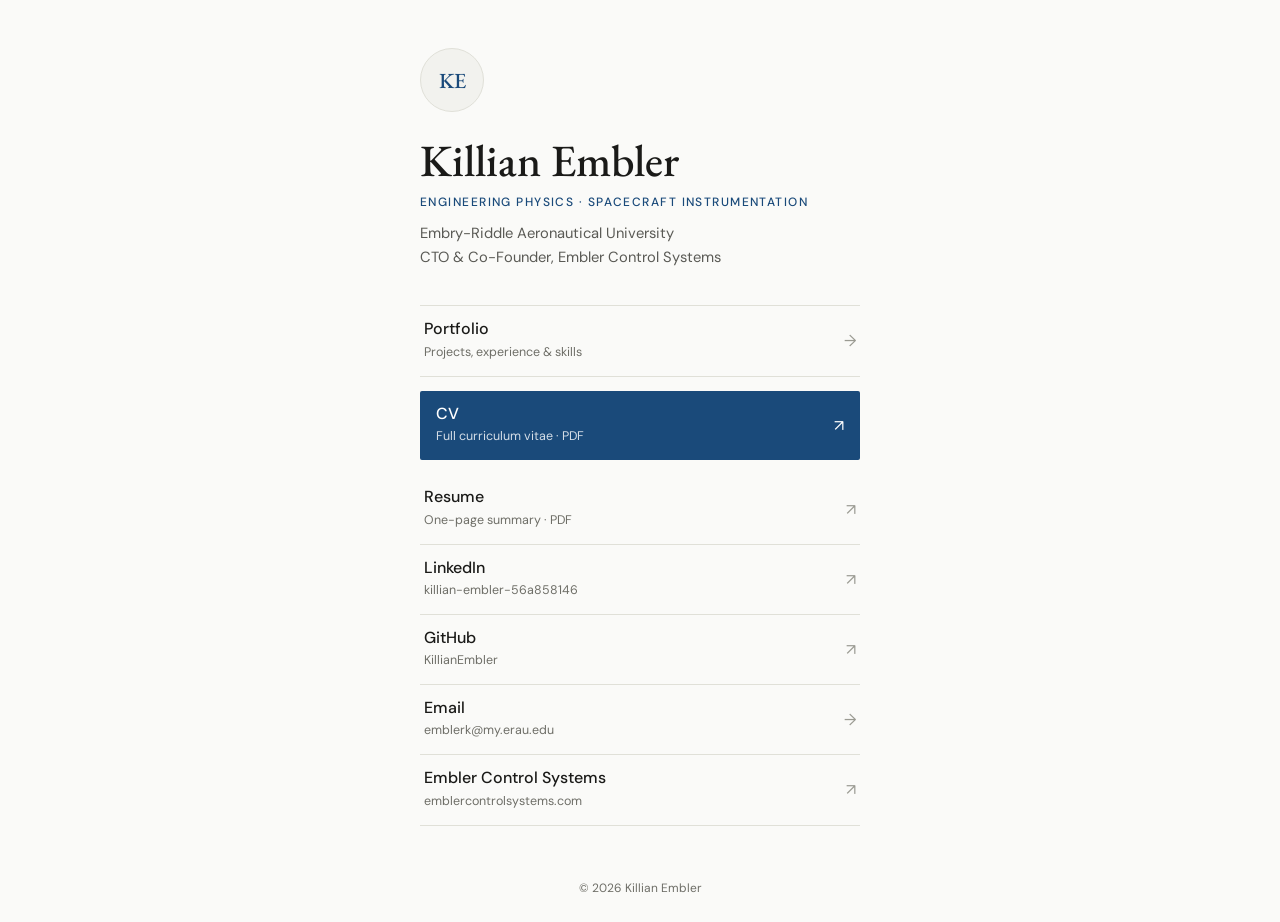
<file: anteroom.html>
<!DOCTYPE html>
<html lang="en">
<head>
  <meta charset="UTF-8">
  <meta name="viewport" content="width=device-width, initial-scale=1, viewport-fit=cover">
  <title>Killian Embler | Links</title>
  <meta name="description" content="Links for Killian Embler: portfolio, LinkedIn, GitHub, CV, and Embler Control Systems.">
  <meta name="theme-color" content="#fafaf8">
  <meta property="og:type" content="website">
  <meta property="og:title" content="Killian Embler | Links">
  <meta property="og:description" content="Portfolio, LinkedIn, GitHub, CV, and Embler Control Systems.">
  <meta property="og:url" content="https://killianembler.github.io/anteroom.html">
  <link rel="icon" href="data:image/svg+xml,%3Csvg xmlns='http://www.w3.org/2000/svg' viewBox='0 0 32 32'%3E%3Crect width='32' height='32' rx='6' fill='%231a4a7a'/%3E%3Ctext x='16' y='22' font-family='Georgia,serif' font-size='17' text-anchor='middle' fill='white'%3EKE%3C/text%3E%3C/svg%3E">
  <link rel="preconnect" href="https://fonts.googleapis.com">
  <link rel="preconnect" href="https://fonts.gstatic.com" crossorigin>
  <link href="https://fonts.googleapis.com/css2?family=EB+Garamond:ital,wght@0,400;0,500;0,600;1,400&amp;family=DM+Sans:wght@300;400;500&amp;display=swap" rel="stylesheet">
  <link rel="stylesheet" href="styles.css">
</head>
<body class="ante">

<main class="ante-main">
  <div class="ante-card">
    <!-- PHOTO PLACEHOLDER: swap this div for
         <img class="monogram" src="images/portrait.jpg" alt="Killian Embler" style="object-fit:cover"> -->
    <div class="monogram" aria-hidden="true">KE</div>

    <h1>Killian Embler</h1>
    <p class="ante-tag">Engineering Physics · Spacecraft Instrumentation</p>
    <p class="ante-sub">Embry-Riddle Aeronautical University<br>CTO &amp; Co-Founder, Embler Control Systems</p>

    <ul class="ante-links">
      <li>
        <a href="index.html">
          <span><span class="ante-label">Portfolio</span><span class="ante-hint">Projects, experience &amp; skills</span></span>
          <span class="ante-arrow" aria-hidden="true">→</span>
        </a>
      </li>
      <li>
        <a class="ante-primary" href="Killian_Embler_CV_Fall26.pdf" target="_blank" rel="noopener">
          <span><span class="ante-label">CV</span><span class="ante-hint">Full curriculum vitae · PDF</span></span>
          <span class="ante-arrow" aria-hidden="true">↗</span>
        </a>
      </li>
      <li>
        <a href="Killian_Embler_Resume_Fall26.pdf" target="_blank" rel="noopener">
          <span><span class="ante-label">Resume</span><span class="ante-hint">One-page summary · PDF</span></span>
          <span class="ante-arrow" aria-hidden="true">↗</span>
        </a>
      </li>
      <li>
        <a href="https://www.linkedin.com/in/killian-embler-56a858146" target="_blank" rel="noopener">
          <span><span class="ante-label">LinkedIn</span><span class="ante-hint">killian-embler-56a858146</span></span>
          <span class="ante-arrow" aria-hidden="true">↗</span>
        </a>
      </li>
      <li>
        <a href="https://github.com/KillianEmbler" target="_blank" rel="noopener">
          <span><span class="ante-label">GitHub</span><span class="ante-hint">KillianEmbler</span></span>
          <span class="ante-arrow" aria-hidden="true">↗</span>
        </a>
      </li>
      <li>
        <a href="mailto:emblerk&#64;my.erau.edu">
          <span><span class="ante-label">Email</span><span class="ante-hint">emblerk&#64;my.erau.edu</span></span>
          <span class="ante-arrow" aria-hidden="true">→</span>
        </a>
      </li>
      <li>
        <a href="https://emblercontrolsystems.com" target="_blank" rel="noopener">
          <span><span class="ante-label">Embler Control Systems</span><span class="ante-hint">emblercontrolsystems.com</span></span>
          <span class="ante-arrow" aria-hidden="true">↗</span>
        </a>
      </li>
    </ul>
  </div>
</main>

<footer class="ante-foot">© 2026 Killian Embler</footer>

</body>
</html>
</file>
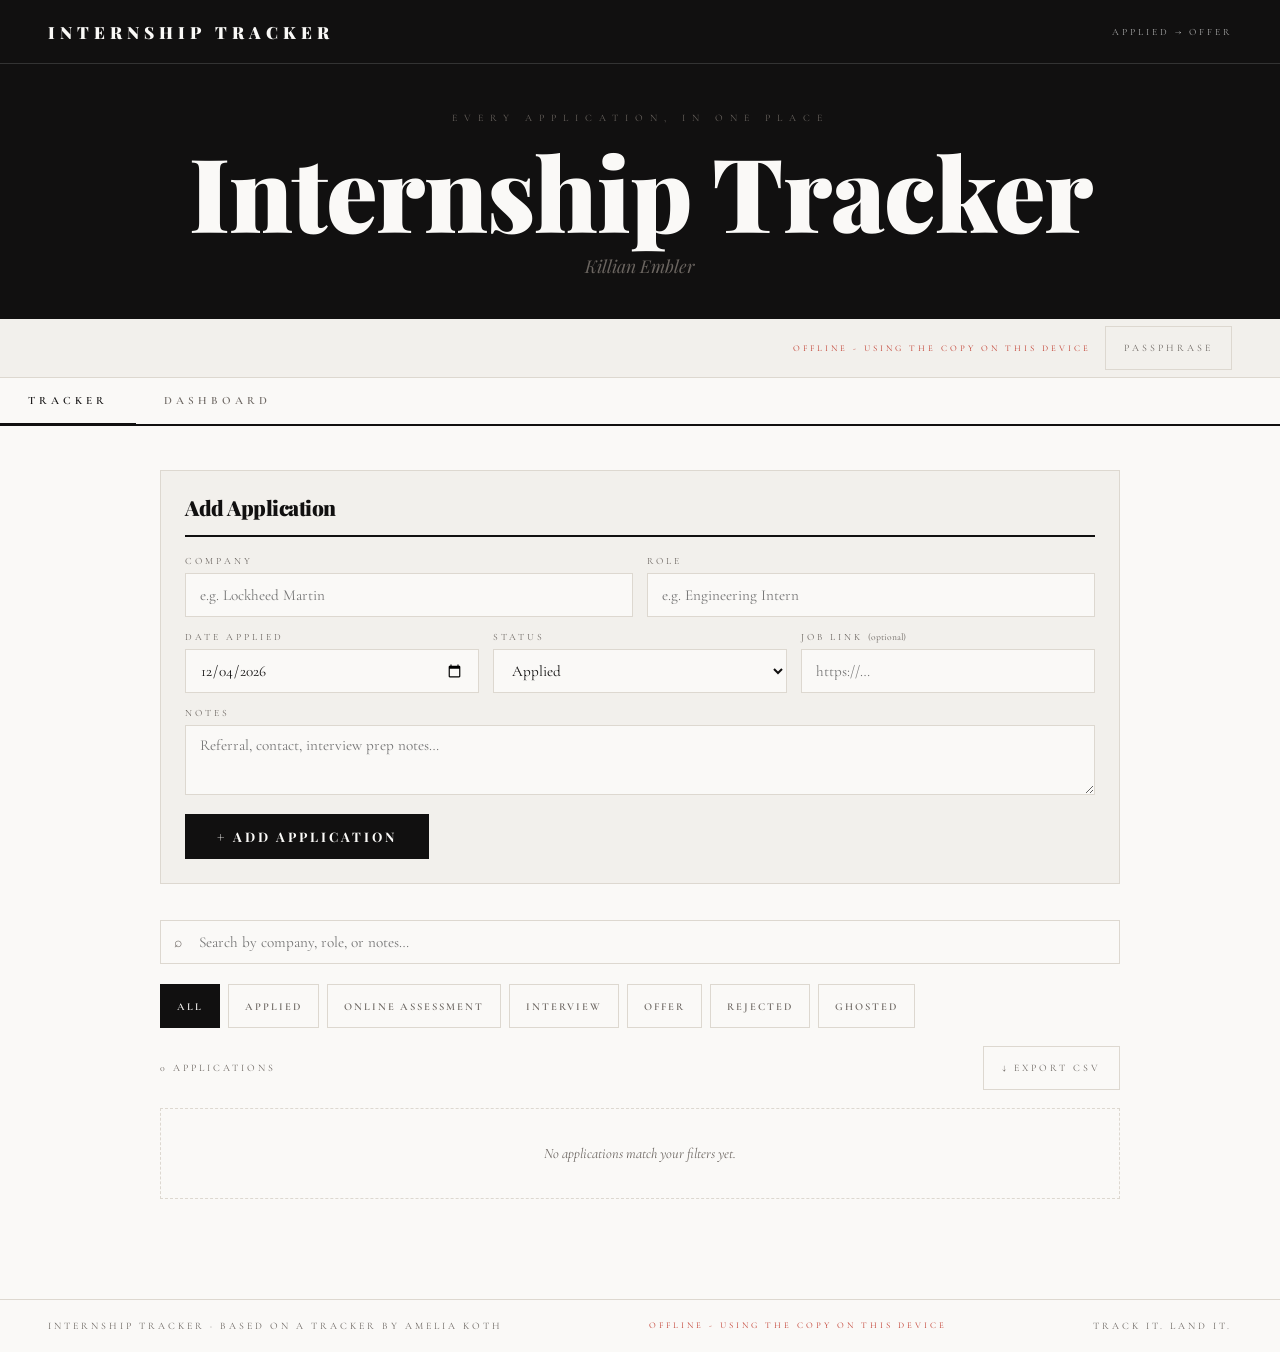
<file: internship-tracker.html>
<!DOCTYPE html>
<html lang="en">
<head>
<meta charset="UTF-8"/>
<meta name="viewport" content="width=device-width, initial-scale=1.0"/>
<title>Internship Tracker</title>
<meta name="robots" content="noindex, nofollow, noarchive"/>
<meta name="theme-color" content="#111010"/>
<meta name="apple-mobile-web-app-capable" content="yes"/>
<meta name="apple-mobile-web-app-title" content="Tracker"/>
<meta name="apple-mobile-web-app-status-bar-style" content="black"/>
<link rel="icon" href="data:image/svg+xml,%3Csvg xmlns='http://www.w3.org/2000/svg' viewBox='0 0 32 32'%3E%3Crect width='32' height='32' rx='6' fill='%23111010'/%3E%3Ctext x='16' y='22' font-family='Georgia,serif' font-size='17' text-anchor='middle' fill='white'%3ET%3C/text%3E%3C/svg%3E"/>
<link rel="preconnect" href="https://fonts.googleapis.com">
<link href="https://fonts.googleapis.com/css2?family=Playfair+Display:ital,wght@0,700;0,900;1,700;1,900&family=Cormorant+Garamond:wght@300;400;600&display=swap" rel="stylesheet">
<style>
  *,*::before,*::after{box-sizing:border-box;margin:0;padding:0;}
  :root{--black:#111010;--white:#faf9f7;--off:#f2f0ec;--mid:#6b6560;--border:#ddd8d0;}
  html{scroll-behavior:smooth;}
  body{background:var(--white);color:var(--black);font-family:'Cormorant Garamond',serif;}
  button,select,a{cursor:pointer;}
  input,textarea{cursor:text;}

  /* NAV */
  nav{position:fixed;top:0;left:0;right:0;z-index:100;display:flex;justify-content:space-between;align-items:center;padding:0 48px;height:64px;background:var(--black);border-bottom:1px solid #333;}
  .nav-logo{font-family:'Playfair Display',serif;font-weight:900;font-size:1.05rem;letter-spacing:5px;color:var(--white);text-decoration:none;text-transform:uppercase;}
  .nav-sub{font-size:.6rem;letter-spacing:3px;text-transform:uppercase;color:#aaa;}

  /* PAGE HEADER */
  .page-header{padding-top:64px;background:var(--black);text-align:center;padding-bottom:40px;border-bottom:2px solid var(--black);}
  .page-eyebrow{font-size:.62rem;letter-spacing:7px;color:var(--mid);text-transform:uppercase;margin-top:48px;margin-bottom:16px;}
  .page-title{font-family:'Playfair Display',serif;font-weight:900;font-size:clamp(2.6rem,8vw,6.5rem);color:var(--white);letter-spacing:-1px;line-height:1;}
  .page-sub{font-family:'Playfair Display',serif;font-style:italic;font-size:1.1rem;color:var(--mid);margin-top:12px;}

  /* SYNC BAR */
  .sync-bar{background:var(--off);border-bottom:1px solid var(--border);padding:7px 48px;display:flex;justify-content:flex-end;align-items:center;gap:14px;flex-wrap:wrap;}
  .sync-btn{min-height:32px;padding:4px 12px;font-size:.55rem;}
  .sync-status{font-size:.55rem;letter-spacing:3px;text-transform:uppercase;color:var(--mid);}
  .sync-status.ok{color:#3a8a5a;}
  .sync-status.err{color:#c0392b;}

  /* TAB BAR */
  .tab-bar{display:flex;border-bottom:2px solid var(--black);background:var(--white);position:sticky;top:64px;z-index:50;flex-wrap:wrap;}
  .tab{font-family:'Cormorant Garamond',serif;font-size:.7rem;font-weight:600;letter-spacing:4px;text-transform:uppercase;padding:16px 28px;border:none;background:none;color:var(--mid);border-bottom:3px solid transparent;margin-bottom:-2px;transition:all .2s;min-height:44px;}
  .tab.active{color:var(--black);border-bottom-color:var(--black);}
  .tab:hover{color:var(--black);}

  .wrap{max-width:1040px;margin:0 auto;padding:44px 40px 100px;}
  .tab-panel{display:none;}
  .tab-panel.active{display:block;}

  /* SECTION HEADER */
  .sec-hdr{display:flex;align-items:baseline;justify-content:space-between;gap:12px;flex-wrap:wrap;margin-bottom:24px;padding-bottom:14px;border-bottom:2px solid var(--black);}
  .sec-title{font-family:'Playfair Display',serif;font-weight:900;font-size:1.9rem;letter-spacing:-.5px;}
  .sec-tag{font-size:.58rem;letter-spacing:4px;text-transform:uppercase;color:var(--mid);}

  /* SEARCH */
  .search-row{margin-bottom:20px;position:relative;}
  .search-row input.f{padding-left:38px;}
  .search-icon{position:absolute;left:14px;top:50%;transform:translateY(-50%);font-size:.9rem;color:var(--mid);pointer-events:none;}

  /* PILL ROWS */
  .pill-row{display:flex;flex-wrap:wrap;gap:8px;margin-bottom:18px;}
  .status-pill{padding:9px 16px;min-height:44px;display:inline-flex;align-items:center;font-family:'Cormorant Garamond',serif;font-size:.66rem;font-weight:600;letter-spacing:2px;text-transform:uppercase;border:1.5px solid var(--border);color:var(--mid);background:var(--white);transition:all .2s;}
  .status-pill:hover{border-color:var(--black);color:var(--black);}
  .status-pill.active{background:var(--black);color:var(--white);border-color:var(--black);}

  .status-badge{font-size:.56rem;letter-spacing:2px;text-transform:uppercase;padding:4px 10px;background:var(--st-color);color:var(--white);font-weight:600;white-space:nowrap;}

  /* FORM */
  .form-card{border:1px solid var(--border);background:var(--off);padding:22px 24px 24px;margin-bottom:36px;}
  .form-grid{display:grid;grid-template-columns:1fr 1fr;gap:14px;margin-bottom:14px;}
  .form-grid-2{display:grid;grid-template-columns:1fr 1fr 1fr;gap:14px;margin-bottom:14px;}
  .form-full{margin-bottom:14px;}
  .field-label{font-size:.6rem;letter-spacing:3px;text-transform:uppercase;color:var(--mid);margin-bottom:6px;display:block;}
  input.f,textarea.f,select.f{width:100%;min-height:44px;border:1px solid var(--border);padding:10px 14px;font-family:'Cormorant Garamond',serif;font-size:.95rem;background:var(--white);outline:none;transition:border-color .2s;color:var(--black);}
  input.f:focus,textarea.f:focus,select.f:focus{border-color:var(--black);}
  textarea.f{resize:vertical;min-height:70px;}

  .btn-primary{border:2px solid var(--black);background:var(--black);color:var(--white);padding:12px 30px;min-height:44px;font-family:'Playfair Display',serif;font-size:.82rem;font-weight:700;letter-spacing:3px;text-transform:uppercase;transition:all .2s;}
  .btn-primary:hover{background:var(--white);color:var(--black);}
  .btn-ghost{background:none;border:1px solid var(--border);font-size:.62rem;letter-spacing:3px;text-transform:uppercase;color:var(--mid);padding:10px 18px;min-height:44px;font-family:'Cormorant Garamond',serif;transition:all .2s;}
  .btn-ghost:hover{border-color:var(--black);color:var(--black);}

  /* LIST HEADER */
  .list-hdr{display:flex;align-items:center;justify-content:space-between;gap:12px;flex-wrap:wrap;margin-bottom:18px;}
  .list-count{font-size:.62rem;letter-spacing:3px;text-transform:uppercase;color:var(--mid);}

  /* CARD LIST */
  .card-list{display:flex;flex-direction:column;gap:14px;}
  .empty{border:1px dashed var(--border);padding:36px 20px;text-align:center;font-size:.9rem;color:var(--mid);font-style:italic;}
  .app-card{border:1px solid var(--border);background:var(--white);position:relative;}
  .app-card-bar{position:absolute;top:0;left:0;bottom:0;width:4px;background:var(--st-color);}
  .card-main{display:flex;align-items:flex-start;justify-content:space-between;gap:16px;padding:18px 20px 8px 24px;flex-wrap:wrap;}
  .card-id{flex:1;min-width:200px;}
  .card-company{font-family:'Playfair Display',serif;font-weight:700;font-size:1.1rem;line-height:1.25;}
  .card-role{font-size:.85rem;color:var(--mid);margin-top:2px;}
  .card-badges{display:flex;gap:8px;align-items:center;flex-wrap:wrap;}
  .card-actions{display:flex;gap:6px;flex-shrink:0;}
  .icon-btn{width:44px;height:44px;display:flex;align-items:center;justify-content:center;background:none;border:1px solid var(--border);color:var(--mid);font-size:.85rem;transition:all .2s;flex-shrink:0;}
  .icon-btn:hover{border-color:var(--black);color:var(--black);}
  .card-meta-row{display:flex;gap:16px;flex-wrap:wrap;padding:0 20px 10px 24px;}
  .card-meta-row span{font-size:.65rem;letter-spacing:2px;text-transform:uppercase;color:var(--mid);}
  .card-note{padding:0 20px 16px 24px;font-size:.85rem;color:var(--mid);font-style:italic;line-height:1.55;}
  .card-link{padding:0 20px 16px 24px;}
  .card-link a{font-size:.72rem;letter-spacing:1px;color:var(--black);text-decoration:underline;word-break:break-all;}
  .status-row{display:grid;grid-template-columns:repeat(auto-fit,minmax(118px,1fr));gap:6px;padding:14px 20px 14px 24px;border-top:1px solid var(--border);background:var(--off);}
  .status-btn{min-height:44px;display:flex;align-items:center;justify-content:center;text-align:center;line-height:1.25;border:1px solid var(--border);background:var(--white);color:var(--mid);font-family:'Cormorant Garamond',serif;font-size:.6rem;font-weight:600;letter-spacing:1.5px;text-transform:uppercase;padding:6px 8px;transition:all .2s;}
  .status-btn:hover{border-color:var(--black);color:var(--black);}
  .status-btn.active{background:var(--st-btn-color);color:var(--white);border-color:var(--st-btn-color);}

  /* MODAL */
  .modal-bg{display:none;position:fixed;inset:0;background:rgba(0,0,0,.6);z-index:200;align-items:center;justify-content:center;padding:20px;}
  .modal-bg.open{display:flex;}
  .modal{background:var(--white);border:1px solid var(--black);padding:30px;max-width:460px;width:100%;max-height:90vh;overflow-y:auto;}
  .modal h3{font-family:'Playfair Display',serif;font-size:1.4rem;margin-bottom:18px;}
  .modal label{display:block;font-size:.58rem;letter-spacing:3px;text-transform:uppercase;color:var(--mid);margin:12px 0 5px;}
  .modal input,.modal select,.modal textarea{width:100%;min-height:44px;border:1px solid var(--border);padding:10px 14px;font-family:'Cormorant Garamond',serif;font-size:.95rem;background:var(--off);outline:none;}
  .modal textarea{min-height:70px;resize:vertical;}
  .modal input:focus,.modal select:focus,.modal textarea:focus{border-color:var(--black);background:var(--white);}
  .modal-note{font-size:.92rem;color:var(--mid);line-height:1.5;margin-bottom:8px;}
  .modal-note.warn{color:#c0392b;}
  .modal-btns{display:flex;margin-top:22px;gap:0;}
  .modal-btns button{flex:1;min-height:48px;padding:12px;font-family:'Playfair Display',serif;font-size:.8rem;font-weight:700;letter-spacing:2px;text-transform:uppercase;border:1px solid var(--black);transition:all .2s;}
  .mbtn-save{background:var(--black);color:var(--white);}
  .mbtn-save:hover{background:var(--mid);}
  .mbtn-cancel{background:var(--white);color:var(--black);border-left:none;}
  .mbtn-cancel:hover{background:var(--off);}

  /* DASHBOARD */
  .stats-strip{display:flex;flex-wrap:wrap;border-top:1px solid var(--border);border-left:1px solid var(--border);margin-bottom:44px;}
  .stat-tile{flex:1;min-width:130px;text-align:center;padding:22px 10px;border-right:1px solid var(--border);border-bottom:1px solid var(--border);}
  .stat-tile-val{font-family:'Playfair Display',serif;font-weight:900;font-size:2rem;line-height:1;}
  .stat-tile-lbl{font-size:.55rem;letter-spacing:3px;text-transform:uppercase;color:var(--mid);margin-top:6px;}

  .breakdown-block{margin-bottom:44px;}
  .stat-row{display:flex;align-items:center;gap:14px;margin-bottom:12px;flex-wrap:wrap;}
  .stat-label{width:100%;max-width:180px;font-size:.62rem;letter-spacing:2px;text-transform:uppercase;color:var(--black);flex-shrink:0;}
  .stat-bar-track{flex:1;min-width:120px;height:10px;background:var(--off);border:1px solid var(--border);}
  .stat-bar-fill{height:100%;}
  .stat-val{min-width:90px;text-align:right;font-family:'Playfair Display',serif;font-weight:700;font-size:.85rem;flex-shrink:0;}

  .week-chart-wrap{overflow-x:auto;padding-bottom:6px;}
  .week-chart{display:flex;align-items:flex-end;gap:8px;height:180px;border-bottom:2px solid var(--black);min-width:min-content;padding:0 4px;}
  .week-bar-col{display:flex;flex-direction:column;align-items:center;justify-content:flex-end;min-width:38px;height:100%;flex-shrink:0;}
  .week-bar-val{font-size:.62rem;font-weight:700;margin-bottom:4px;color:var(--black);}
  .week-bar{width:22px;background:var(--black);min-height:2px;transition:height .3s;}
  .week-labels{display:flex;gap:8px;padding:8px 4px 0;min-width:min-content;}
  .week-lbl{min-width:38px;flex-shrink:0;text-align:center;font-size:.52rem;letter-spacing:1px;color:var(--mid);white-space:nowrap;}

  footer{border-top:1px solid var(--border);padding:20px 48px;display:flex;justify-content:space-between;flex-wrap:wrap;gap:8px;}
  footer span{font-size:.62rem;letter-spacing:3px;text-transform:uppercase;color:var(--mid);}

  @media(max-width:600px){
    nav{padding:0 16px;}
    .nav-sub{display:none;}
    .page-header{padding-bottom:28px;}
    .sync-bar{padding:7px 16px;}
    .wrap{padding:26px 16px 80px;}
    .form-grid,.form-grid-2{grid-template-columns:1fr;}
    .form-card{padding:18px 16px 20px;}
    .card-main{padding:16px 14px 6px 18px;}
    .card-meta-row{padding:0 14px 8px 18px;}
    .card-note{padding:0 14px 14px 18px;}
    .card-link{padding:0 14px 14px 18px;}
    .status-row{grid-template-columns:repeat(2,1fr);padding:12px 14px 12px 18px;}
    .btn-primary{width:100%;}
    footer{padding:18px 16px;flex-direction:column;text-align:center;}
    .stat-label{max-width:none;}
    input.f,textarea.f,select.f,.modal input,.modal select,.modal textarea{font-size:16px;}
  }
</style>
</head>
<body>

<nav>
  <span class="nav-logo">Internship Tracker</span>
  <span class="nav-sub">Applied → Offer</span>
</nav>

<div class="page-header">
  <div class="page-eyebrow">Every Application, In One Place</div>
  <h1 class="page-title">Internship Tracker</h1>
  <div class="page-sub">Killian Embler</div>
</div>

<div class="sync-bar"><span class="sync-status" id="sync-status">Loading…</span><button class="btn-ghost sync-btn" id="pass-btn" style="display:none" onclick="openPassModal('change')">Passphrase</button></div>

<div class="tab-bar">
  <button class="tab active" onclick="switchTab('tracker',this)">Tracker</button>
  <button class="tab" onclick="switchTab('dashboard',this)">Dashboard</button>
</div>

<div class="wrap">

  <!-- TRACKER -->
  <div class="tab-panel active" id="panel-tracker">

    <!-- ADD FORM -->
    <div class="form-card">
      <div class="sec-hdr" style="margin-bottom:18px;">
        <div class="sec-title" style="font-size:1.3rem;">Add Application</div>
      </div>
      <div class="form-grid">
        <div><label class="field-label">Company</label><input
    class="f" id="a-company" type="text" placeholder="e.g. Lockheed Martin"/></div>
        <div><label class="field-label">Role</label><input class="f" id="a-role" type="text" placeholder="e.g. Engineering Intern"/></div>
      </div>
      <div class="form-grid-2">
        <div><label class="field-label">Date Applied</label><input class="f" id="a-date" type="date"/></div>
        <div><label class="field-label">Status</label>
          <select class="f" id="a-status"></select>
        </div>
        <div><label class="field-label">Job Link <span style="text-transform:none;letter-spacing:0;">(optional)</span></label><input class="f" id="a-link" type="url" placeholder="https://…"/></div>
      </div>
      <div class="form-full"><label class="field-label">Notes</label><textarea class="f" id="a-notes" placeholder="Referral, contact, interview prep notes…"></textarea></div>
      <button class="btn-primary" onclick="addApp()">+ Add Application</button>
    </div>

    <!-- SEARCH -->
    <div class="search-row">
      <span class="search-icon">&#8981;</span>
      <input class="f" id="search-box" type="text" placeholder="Search by company, role, or notes…" oninput="renderApps()"/>
    </div>

    <!-- STATUS FILTER -->
    <div class="pill-row" id="status-filter-row"></div>

    <div class="list-hdr">
      <div class="list-count" id="list-count">0 applications</div>
      <button class="btn-ghost" onclick="exportCSV()">↓ Export CSV</button>
    </div>

    <div class="card-list" id="card-list"></div>
  </div>

  <!-- DASHBOARD -->
  <div class="tab-panel" id="panel-dashboard">
    <div class="sec-hdr">
      <div class="sec-title">Dashboard</div>
      <div class="sec-tag">Your Pipeline, At A Glance</div>
    </div>

    <div class="stats-strip" id="stats-strip"></div>

    <div class="breakdown-block">
      <div class="sec-hdr" style="border-bottom:1px solid var(--border);margin-bottom:18px;padding-bottom:10px;">
        <div class="sec-title" style="font-size:1.2rem;">Status Breakdown</div>
      </div>
      <div id="status-breakdown"></div>
    </div>

    <div class="breakdown-block">
      <div class="sec-hdr" style="border-bottom:1px solid var(--border);margin-bottom:18px;padding-bottom:10px;">
        <div class="sec-title" style="font-size:1.2rem;">Applications Per Week</div>
      </div>
      <div id="week-chart-holder"></div>
    </div>
  </div>

</div>

<!-- EDIT MODAL -->
<div class="modal-bg" id="modal-bg">
  <div class="modal">
    <h3>Edit Application</h3>
    <input type="hidden" id="e-id"/>
    <label>Company</label><input id="e-company" type="text"/>
    <label>Role</label><input id="e-role" type="text"/>
    <label>Date Applied</label><input id="e-date" type="date"/>
    <label>Status</label><select id="e-status"></select>
    <label>Job Link</label><input id="e-link" type="url"/>
    <label>Notes</label><textarea id="e-notes"></textarea>
    <div class="modal-btns">
      <button class="mbtn-save" onclick="saveEdit()">Save</button>
      <button class="mbtn-cancel" onclick="closeModal()">Cancel</button>
    </div>
  </div>
</div>

<!-- PASSPHRASE MODAL -->
<div class="modal-bg" id="pass-bg">
  <div class="modal">
    <h3>Cloud Passphrase</h3>
    <p class="modal-note" id="p-msg"></p>
    <label for="p-input">Passphrase</label>
    <input id="p-input" type="password" autocomplete="off" autocapitalize="off" autocorrect="off" spellcheck="false" placeholder="At least 8 characters"/>
    <p class="modal-note" style="margin-top:12px;">Your applications are encrypted on this device before they are uploaded, so the cloud copy is unreadable without this passphrase. Use the same passphrase on every device. If you forget it, the cloud copy cannot be recovered (your devices keep their local copies).</p>
    <div class="modal-btns">
      <button class="mbtn-save" onclick="savePass()">Save</button>
      <button class="mbtn-cancel" onclick="closePassModal()">Not now</button>
    </div>
    <button class="btn-ghost" id="p-reset" style="display:none;margin-top:14px;width:100%;" onclick="resetCloud()">Replace cloud data with this device</button>
  </div>
</div>

<footer>
  <span>Internship Tracker · based on a tracker by Amelia Koth</span>
  <span class="sync-status" id="footer-sync"></span>
  <span>Track It. Land It.</span>
</footer>

<script src="tracker-config.js"></script>
<script>
/* ══════════════ CLOUD SYNC (JSONBin.io, encrypted) ══════════════ */
/* Settings live in config.js. Applications are encrypted in this browser with
   your passphrase (AES-GCM) before upload, so the bin only ever holds ciphertext. */
var CFG = window.TRACKER_CONFIG || {};
var JSONBIN_KEY = CFG.key || '';
var JSONBIN_ID  = CFG.binId || '';
var KEY_HEADER  = CFG.keyType === 'master' ? 'X-Master-Key' : 'X-Access-Key';
var BIN_URL     = 'https://api.jsonbin.io/v3/b/' + JSONBIN_ID;
var PASS_STORE  = 'tracker_passphrase';
var cloudReady  = false;   // true only after the cloud copy was read (and unlocked) successfully
var syncChain   = Promise.resolve();

function cloudConfigured() { return !!(JSONBIN_KEY && JSONBIN_ID); }
function hasCrypto() { return !!(window.crypto && window.crypto.subtle); }
function authHeaders(json) { var h = {}; h[KEY_HEADER] = JSONBIN_KEY; if (json) h['Content-Type'] = 'application/json'; return h; }
function getPass() { try { return localStorage.getItem(PASS_STORE) || ''; } catch(e) { return ''; } }
function putPass(p) { try { localStorage.setItem(PASS_STORE, p); } catch(e) {} }

function toB64(buf) { var b = new Uint8Array(buf), s = ''; for (var i = 0; i < b.length; i++) s += String.fromCharCode(b[i]); return btoa(s); }
function fromB64(str) { var s = atob(str), b = new Uint8Array(s.length); for (var i = 0; i < s.length; i++) b[i] = s.charCodeAt(i); return b; }

async function deriveKey(pass, salt) {
  var km = await crypto.subtle.importKey('raw', new TextEncoder().encode(pass), 'PBKDF2', false, ['deriveKey']);
  return crypto.subtle.deriveKey({ name:'PBKDF2', salt:salt, iterations:250000, hash:'SHA-256' }, km, { name:'AES-GCM', length:256 }, false, ['encrypt','decrypt']);
}
async function encryptJSON(obj, pass) {
  var salt = crypto.getRandomValues(new Uint8Array(16));
  var iv = crypto.getRandomValues(new Uint8Array(12));
  var key = await deriveKey(pass, salt);
  var ct = await crypto.subtle.encrypt({ name:'AES-GCM', iv:iv }, key, new TextEncoder().encode(JSON.stringify(obj)));
  return { v:1, salt:toB64(salt), iv:toB64(iv), data:toB64(ct) };
}
async function decryptJSON(payload, pass) {
  var key = await deriveKey(pass, fromB64(payload.salt));
  var pt = await crypto.subtle.decrypt({ name:'AES-GCM', iv:fromB64(payload.iv) }, key, fromB64(payload.data));
  return JSON.parse(new TextDecoder().decode(pt));
}
function isEncrypted(v) { return !!(v && typeof v === 'object' && !Array.isArray(v) && v.v === 1 && v.data && v.iv && v.salt); }

/* Read the cloud copy. Returns {state, apps}. Never throws. */
async function pullFromCloud() {
  try {
    var res = await fetch(BIN_URL + '/latest', { headers: authHeaders(false) });
    if (res.status === 401 || res.status === 403) return { state:'badkey' };
    if (!res.ok) return { state:'error' };
    var rec = (await res.json()).record || {};
    var v = rec.apps;
    if (v === undefined || v === null) return { state:'ok', apps:[] };
    if (Array.isArray(v)) return { state:'ok', apps:v, plain:true };
    if (isEncrypted(v)) {
      var pass = getPass();
      if (!pass) return { state:'nopass' };
      try { return { state:'ok', apps: await decryptJSON(v, pass) }; }
      catch(e) { return { state:'badpass' }; }
    }
    return { state:'error' };
  } catch(e) { return { state:'offline' }; }
}

/* Writes are queued one at a time so quick edits can't overwrite each other. */
function syncToCloud(data_key, data_val) {
  syncChain = syncChain.then(function(){ return doSync(data_key, data_val); }).catch(function(){});
  return syncChain;
}
async function doSync(data_key, data_val) {
  if (!cloudConfigured()) { setSyncStatus('Local only', ''); return; }
  if (!hasCrypto()) { setSyncStatus('Cloud sync needs https', 'err'); return; }
  if (!cloudReady) { setSyncStatus('Not synced - unlock cloud first', 'err'); return; }
  var pass = getPass();
  if (!pass) { setSyncStatus('Passphrase needed', 'err'); return; }
  try {
    setSyncStatus('Syncing…', '');
    var existing = await fetch(BIN_URL + '/latest', { headers: authHeaders(false) });
    if (existing.status === 401 || existing.status === 403) { setSyncStatus('Key rejected - check config.js', 'err'); return; }
    if (!existing.ok) { setSyncStatus('Sync error', 'err'); return; }
    var current = (await existing.json()).record;
    if (!current || typeof current !== 'object' || Array.isArray(current)) current = {};
    current[data_key] = await encryptJSON(data_val, pass);
    var res = await fetch(BIN_URL, { method:'PUT', headers: authHeaders(true), body: JSON.stringify(current) });
    if (res.status === 401 || res.status === 403) { setSyncStatus('Key rejected - check config.js', 'err'); return; }
    setSyncStatus(res.ok ? 'Synced ✓' : 'Sync error', res.ok ? 'ok' : 'err');
  } catch(e) { setSyncStatus('Offline - saved on this device', 'err'); }
}

function setSyncStatus(msg, cls) {
  ['sync-status','footer-sync'].forEach(function(id){
    var el = document.getElementById(id);
    if (el) { el.textContent = msg; el.className = 'sync-status' + (cls ? ' ' + cls : ''); }
  });
}

/* Load the cloud copy into this device (called at startup and after the passphrase changes). */
async function initCloud() {
  if (!cloudConfigured()) { setSyncStatus('Local only - cloud sync not configured', ''); return; }
  document.getElementById('pass-btn').style.display = '';
  if (!hasCrypto()) { setSyncStatus('Cloud sync needs https', 'err'); return; }
  setSyncStatus('Loading…', '');
  var r = await pullFromCloud();

  if (r.state === 'badkey')  { setSyncStatus('Key rejected - check config.js', 'err'); return; }
  if (r.state === 'offline') { setSyncStatus('Offline - using the copy on this device', 'err'); return; }
  if (r.state === 'error')   { setSyncStatus('Sync error - check the bin ID and that the bin has content', 'err'); return; }
  if (r.state === 'nopass')  { setSyncStatus('Passphrase needed', 'err'); openPassModal('unlock'); return; }
  if (r.state === 'badpass') { setSyncStatus('Wrong passphrase', 'err'); openPassModal('bad'); return; }

  var local = getApps();
  if (r.apps.length === 0 && local.length > 0) {
    /* cloud is empty but this device has data: upload it instead of wiping it */
    cloudReady = true;
    if (!getPass()) { setSyncStatus('Passphrase needed', 'err'); openPassModal('new'); return; }
    await syncToCloud('apps', local);
    return;
  }
  if (JSON.stringify(local) !== JSON.stringify(r.apps)) {
    if (local.length) lss('apps_backup', local);   /* safety copy before the cloud version replaces it */
    lss('apps', r.apps);
  }
  cloudReady = true;
  if (!getPass()) { setSyncStatus('Passphrase needed', 'err'); openPassModal('new'); }
  else {
    setSyncStatus('Loaded ✓', 'ok');
    if (r.plain && r.apps.length) await syncToCloud('apps', r.apps);   /* encrypt data that was stored unencrypted */
  }
  renderApps(); renderDashboard();
}

/* ── passphrase modal ── */
function openPassModal(mode) {
  var msgs = {
    'new':    'Choose a passphrase to protect your cloud data.',
    'unlock': 'Enter your passphrase to unlock your cloud data.',
    'bad':    'That passphrase did not unlock the cloud data. Try again, or replace the cloud data with this device\'s copy.',
    'change': 'Enter a passphrase. Changing it re-encrypts the cloud copy with the new one.'
  };
  var m = document.getElementById('p-msg');
  m.textContent = msgs[mode] || msgs['new'];
  m.className = 'modal-note' + (mode === 'bad' ? ' warn' : '');
  document.getElementById('p-reset').style.display = (mode === 'bad' || mode === 'change') ? '' : 'none';
  document.getElementById('p-input').value = '';
  document.getElementById('pass-bg').classList.add('open');
  setTimeout(function(){ document.getElementById('p-input').focus(); }, 50);
}
function closePassModal() { document.getElementById('pass-bg').classList.remove('open'); }
async function savePass() {
  var p = document.getElementById('p-input').value;
  if (p.length < 8) { document.getElementById('p-msg').textContent = 'Use at least 8 characters.'; document.getElementById('p-msg').className = 'modal-note warn'; return; }
  putPass(p);
  closePassModal();
  cloudReady = false;
  await initCloud();
}
async function resetCloud() {
  var p = document.getElementById('p-input').value;
  if (p.length < 8) { document.getElementById('p-msg').textContent = 'Use at least 8 characters.'; document.getElementById('p-msg').className = 'modal-note warn'; return; }
  if (!confirm('This replaces the cloud copy with the applications on this device, encrypted with this passphrase. Continue?')) return;
  putPass(p);
  closePassModal();
  cloudReady = true;
  await syncToCloud('apps', getApps());
}
document.getElementById('pass-bg').addEventListener('click', function(e){ if (e.target === this) closePassModal(); });
document.getElementById('p-input').addEventListener('keydown', function(e){ if (e.key === 'Enter') savePass(); });

/* ══════════════ LOCAL STORAGE HELPERS ══════════════ */
function ls(k, d) { try { var v = localStorage.getItem(k); return v ? JSON.parse(v) : d; } catch(e) { return d; } }
function lss(k, v) { localStorage.setItem(k, JSON.stringify(v)); }

/* ══════════════ DATA MODEL ══════════════ */
var STATUSES = ['Applied','Online Assessment','Interview','Offer','Rejected','Ghosted'];
var STATUS_COLORS = {
  'Applied':            { color:'#6b6560', bg:'#f2f0ec' },
  'Online Assessment':  { color:'#b8860b', bg:'#fffbf0' },
  'Interview':          { color:'#2c3e63', bg:'#e9edf4' },
  'Offer':              { color:'#2d6a4f', bg:'#f0faf5' },
  'Rejected':           { color:'#c0392b', bg:'#fdecea' },
  'Ghosted':            { color:'#6b5b95', bg:'#f2eff6' }
};

function getApps() { return ls('apps', []); }
function saveApps(apps) { lss('apps', apps); syncToCloud('apps', apps); }

function todayISO() { var d = new Date(); var m = d.getMonth() + 1, day = d.getDate(); return d.getFullYear() + '-' + (m < 10 ? '0' : '') + m + '-' + (day < 10 ? '0' : '') + day; }
function uid() { return 'a_' + Date.now().toString(36) + Math.random().toString(36).slice(2,7); }

/* ══════════════ SELECT BUILDERS ══════════════ */
function renderStatusSelectOptions() {
  var selects = [document.getElementById('a-status'), document.getElementById('e-status')];
  var html = STATUSES.map(function(s){ return '<option value="'+escAttr(s)+'">'+esc(s)+'</option>'; }).join('');
  selects.forEach(function(sel){ if (sel) sel.innerHTML = html; });
}

/* ══════════════ FILTERS ══════════════ */
var activeStatusFilter = 'all';

function renderStatusFilterPills() {
  var el = document.getElementById('status-filter-row');
  var html = '<button class="status-pill'+(activeStatusFilter==='all'?' active':'')+'" onclick="filterStatus(\'all\',this)">All</button>';
  html += STATUSES.map(function(s){
    return '<button class="status-pill'+(activeStatusFilter===s?' active':'')+'" onclick="filterStatus(\''+escJsAttr(s)+'\',this)">'+esc(s)+'</button>';
  }).join('');
  el.innerHTML = html;
}

function filterStatus(s, btn) {
  activeStatusFilter = s;
  document.querySelectorAll('#status-filter-row .status-pill').forEach(function(b){ b.classList.remove('active'); });
  btn.classList.add('active');
  renderApps();
}

function getVisibleApps() {
  var apps = getApps();
  if (activeStatusFilter !== 'all') apps = apps.filter(function(a){ return a.status === activeStatusFilter; });
  var q = (document.getElementById('search-box').value || '').trim().toLowerCase();
  if (q) apps = apps.filter(function(a){
    return (a.company||'').toLowerCase().indexOf(q) > -1 ||
           (a.role||'').toLowerCase().indexOf(q) > -1 ||
           (a.notes||'').toLowerCase().indexOf(q) > -1;
  });
  apps = apps.slice().sort(function(a,b){ return (b.date||'').localeCompare(a.date||''); });
  return apps;
}

/* ══════════════ ADD / EDIT / DELETE ══════════════ */
function addApp() {
  var company = document.getElementById('a-company').value.trim();
  var role = document.getElementById('a-role').value.trim();
  if (!company) { document.getElementById('a-company').focus(); return; }
  if (!role) { document.getElementById('a-role').focus(); return; }

  var apps = getApps();
  apps.push({
    id: uid(),
    company: company,
    role: role,
    date: document.getElementById('a-date').value || todayISO(),
    status: document.getElementById('a-status').value,
    link: document.getElementById('a-link').value.trim(),
    notes: document.getElementById('a-notes').value.trim()
  });
  saveApps(apps);

  document.getElementById('a-company').value = '';
  document.getElementById('a-role').value = '';
  document.getElementById('a-link').value = '';
  document.getElementById('a-notes').value = '';
  document.getElementById('a-date').value = todayISO();
  document.getElementById('a-status').value = STATUSES[0];

  renderApps();
  renderDashboard();
}

function delApp(id) {
  if (!confirm('Delete this application?')) return;
  saveApps(getApps().filter(function(a){ return a.id !== id; }));
  renderApps();
  renderDashboard();
}

function setStatus(id, status) {
  var apps = getApps();
  var a = apps.find(function(x){ return x.id === id; });
  if (a) a.status = status;
  saveApps(apps);
  renderApps();
  renderDashboard();
}

function openEditModal(id) {
  var a = getApps().find(function(x){ return x.id === id; });
  if (!a) return;
  document.getElementById('e-id').value = a.id;
  document.getElementById('e-company').value = a.company || '';
  document.getElementById('e-role').value = a.role || '';
  document.getElementById('e-date').value = a.date || todayISO();
  document.getElementById('e-status').value = a.status || STATUSES[0];
  document.getElementById('e-link').value = a.link || '';
  document.getElementById('e-notes').value = a.notes || '';
  document.getElementById('modal-bg').classList.add('open');
}

function closeModal() {
  document.getElementById('modal-bg').classList.remove('open');
}

function saveEdit() {
  var id = document.getElementById('e-id').value;
  var company = document.getElementById('e-company').value.trim();
  var role = document.getElementById('e-role').value.trim();
  if (!company || !role) return;
  var apps = getApps();
  var a = apps.find(function(x){ return x.id === id; });
  if (!a) return;
  a.company = company;
  a.role = role;
  a.date = document.getElementById('e-date').value || todayISO();
  a.status = document.getElementById('e-status').value;
  a.link = document.getElementById('e-link').value.trim();
  a.notes = document.getElementById('e-notes').value.trim();
  saveApps(apps);
  closeModal();
  renderApps();
  renderDashboard();
}

document.getElementById('modal-bg').addEventListener('click', function(e){ if (e.target === this) closeModal(); });

/* ══════════════ RENDER CARD LIST ══════════════ */
function esc(s) { return String(s == null ? '' : s).replace(/[&<>"']/g, function(c){ return {'&':'&amp;','<':'&lt;','>':'&gt;','"':'&quot;',"'":'&#39;'}[c]; }); }
function escAttr(s) { return esc(s); }
function escJsAttr(s) {
  s = String(s == null ? '' : s).replace(/\\/g, '\\\\').replace(/'/g, "\\'");
  return esc(s);
}

function fmtDate(iso) {
  if (!iso) return '';
  var d = new Date(iso + 'T00:00:00');
  var months = ['Jan','Feb','Mar','Apr','May','Jun','Jul','Aug','Sep','Oct','Nov','Dec'];
  return months[d.getMonth()] + ' ' + d.getDate() + ', ' + d.getFullYear();
}

function renderApps() {
  renderStatusFilterPills();
  var apps = getVisibleApps();
  document.getElementById('list-count').textContent = apps.length + (apps.length === 1 ? ' application' : ' applications');
  var el = document.getElementById('card-list');
  if (!apps.length) { el.innerHTML = '<div class="empty">No applications match your filters yet.</div>'; return; }

  el.innerHTML = apps.map(function(a) {
    var sc = STATUS_COLORS[a.status] || STATUS_COLORS['Applied'];
    var noteHtml = a.notes ? '<div class="card-note">' + esc(a.notes.length > 140 ? a.notes.slice(0,140) + '…' : a.notes) + '</div>' : '';
    var linkHtml = a.link ? '<div class="card-link"><a href="' + escAttr(a.link) + '" target="_blank" rel="noopener noreferrer">' + esc(a.link) + '</a></div>' : '';
    var statusBtns = STATUSES.map(function(s) {
      var bc = STATUS_COLORS[s];
      var isActive = a.status === s;
      return '<button class="status-btn' + (isActive ? ' active' : '') + '" style="--st-btn-color:' + bc.color + ';" onclick="setStatus(\'' + a.id + '\',\'' + escJsAttr(s) + '\')">' + esc(s) + '</button>';
    }).join('');

    return '<div class="app-card">' +
      '<div class="app-card-bar" style="--st-color:' + sc.color + ';"></div>' +
      '<div class="card-main">' +
        '<div class="card-id">' +
          '<div class="card-company">' + esc(a.company) + '</div>' +
          '<div class="card-role">' + esc(a.role) + '</div>' +
        '</div>' +
        '<div class="card-badges">' +
          '<span class="status-badge" style="--st-color:' + sc.color + ';">' + esc(a.status) + '</span>' +
        '</div>' +
        '<div class="card-actions">' +
          '<button class="icon-btn" title="Edit" onclick="openEditModal(\'' + a.id + '\')">&#9998;</button>' +
          '<button class="icon-btn" title="Delete" onclick="delApp(\'' + a.id + '\')">&#10005;</button>' +
        '</div>' +
      '</div>' +
      '<div class="card-meta-row"><span>' + fmtDate(a.date) + '</span></div>' +
      noteHtml +
      linkHtml +
      '<div class="status-row">' + statusBtns + '</div>' +
    '</div>';
  }).join('');
}

/* ══════════════ CSV EXPORT ══════════════ */
function csvField(val) {
  var s = String(val == null ? '' : val).replace(/"/g, '""');
  return '"' + s + '"';
}

function exportCSV() {
  var apps = getVisibleApps();
  if (!apps.length) { alert('No applications to export — try clearing your filters.'); return; }
  var rows = [['Company','Role','Status','Date Applied','Link','Notes']];
  apps.forEach(function(a) {
    rows.push([a.company||'', a.role||'', a.status||'', a.date||'', a.link||'', a.notes||'']);
  });
  var csv = rows.map(function(r){ return r.map(csvField).join(','); }).join('\r\n');
  var blob = new Blob(['﻿' + csv], { type: 'text/csv;charset=utf-8;' });
  var url = URL.createObjectURL(blob);
  var link = document.createElement('a');
  link.href = url;
  link.download = 'internship-applications-' + todayISO() + '.csv';
  document.body.appendChild(link);
  link.click();
  document.body.removeChild(link);
  setTimeout(function(){ URL.revokeObjectURL(url); }, 1000);
}

/* ══════════════ DASHBOARD ══════════════ */
function renderDashboard() {
  var apps = getApps();
  var total = apps.length;

  var offers = apps.filter(function(a){ return a.status === 'Offer'; }).length;
  var active = apps.filter(function(a){ return a.status !== 'Rejected' && a.status !== 'Ghosted'; }).length;
  var interviewing = apps.filter(function(a){ return a.status === 'Interview' || a.status === 'Offer'; }).length;
  var responseRate = total ? Math.round((interviewing / total) * 100) : 0;

  var tiles = [
    { val: total, lbl: 'Total Applications' },
    { val: active, lbl: 'Active' },
    { val: offers, lbl: 'Offers' },
    { val: responseRate + '%', lbl: 'Interview Rate' }
  ];
  document.getElementById('stats-strip').innerHTML = tiles.map(function(t){
    return '<div class="stat-tile"><div class="stat-tile-val">' + t.val + '</div><div class="stat-tile-lbl">' + t.lbl + '</div></div>';
  }).join('');

  // status breakdown
  var sbEl = document.getElementById('status-breakdown');
  if (!total) {
    sbEl.innerHTML = '<div class="empty">Add an application to see your breakdown.</div>';
  } else {
    sbEl.innerHTML = STATUSES.map(function(s) {
      var count = apps.filter(function(a){ return a.status === s; }).length;
      var pct = total ? Math.round((count / total) * 100) : 0;
      var c = STATUS_COLORS[s];
      return '<div class="stat-row">' +
        '<div class="stat-label">' + esc(s) + '</div>' +
        '<div class="stat-bar-track"><div class="stat-bar-fill" style="width:' + pct + '%;background:' + c.color + ';"></div></div>' +
        '<div class="stat-val">' + count + ' · ' + pct + '%</div>' +
      '</div>';
    }).join('');
  }

  renderWeekChart(apps);
}

function startOfWeek(iso) {
  var d = new Date(iso + 'T00:00:00');
  var day = d.getDay();
  var diff = (day === 0 ? -6 : 1 - day);
  d.setDate(d.getDate() + diff);
  return d;
}

function fmtWeekLabel(d) {
  var months = ['Jan','Feb','Mar','Apr','May','Jun','Jul','Aug','Sep','Oct','Nov','Dec'];
  return months[d.getMonth()] + ' ' + d.getDate();
}

function renderWeekChart(apps) {
  var holder = document.getElementById('week-chart-holder');
  if (!apps.length) { holder.innerHTML = '<div class="empty">No applications yet — your weekly chart will appear here.</div>'; return; }

  var dates = apps.map(function(a){ return a.date; }).filter(Boolean).sort();
  if (!dates.length) { holder.innerHTML = '<div class="empty">No dated applications yet.</div>'; return; }

  var earliest = startOfWeek(dates[0]);
  var now = startOfWeek(todayISO());
  var weeks = [];
  var cur = new Date(earliest);
  while (cur <= now) {
    weeks.push(new Date(cur));
    cur = new Date(cur);
    cur.setDate(cur.getDate() + 7);
  }

  var counts = weeks.map(function(wkStart) {
    var wkEnd = new Date(wkStart);
    wkEnd.setDate(wkEnd.getDate() + 6);
    return apps.filter(function(a) {
      if (!a.date) return false;
      var d = new Date(a.date + 'T00:00:00');
      return d >= wkStart && d <= wkEnd;
    }).length;
  });

  var max = Math.max.apply(null, counts.concat([1]));

  var bars = weeks.map(function(wkStart, i) {
    var h = Math.round((counts[i] / max) * 140) + (counts[i] > 0 ? 2 : 0);
    return '<div class="week-bar-col"><div class="week-bar-val">' + (counts[i] || '') + '</div><div class="week-bar" style="height:' + h + 'px;"></div></div>';
  }).join('');

  var labels = weeks.map(function(wkStart) {
    return '<div class="week-lbl">' + fmtWeekLabel(wkStart) + '</div>';
  }).join('');

  holder.innerHTML = '<div class="week-chart-wrap"><div class="week-chart">' + bars + '</div><div class="week-labels">' + labels + '</div></div>';
}

/* ══════════════ TABS ══════════════ */
function switchTab(tab, btn) {
  document.querySelectorAll('.tab-panel').forEach(function(p){ p.classList.remove('active'); });
  document.querySelectorAll('.tab').forEach(function(t){ t.classList.remove('active'); });
  document.getElementById('panel-' + tab).classList.add('active');
  btn.classList.add('active');
  if (tab === 'dashboard') renderDashboard();
}

/* ══════════════ INIT ══════════════ */
(async function() {
  setSyncStatus('Loading…', '');
  document.getElementById('a-date').value = todayISO();
  renderStatusSelectOptions();

  try {
    await initCloud();
  } catch(e) {
    setSyncStatus('Offline - using the copy on this device', 'err');
  }

  renderApps();
  renderDashboard();

  document.getElementById('a-company').addEventListener('keydown', function(e){ if (e.key === 'Enter') addApp(); });
})();
</script>
</body>
</html>
</file>
<file: styles.css>
/* ==========================================================================
   Killian Embler - shared styles (index.html + anteroom.html)
   Palette unchanged from the original site. Layout, spacing and mobile
   behaviour rebuilt.
   ========================================================================== */

:root {
  --bg: #fafaf8;
  --ink: #1a1a18;
  --mid: #5a5a55;
  --muted: #6e6e67;      /* small-text grey (passes contrast on --bg) */
  --light: #9a9a92;      /* decorative only */
  --rule: #e0e0d8;
  --accent: #1a4a7a;
  --accent-dark: #123660;
  --accent-warm: #8b3a1a;
  --surface: #f2f2ee;

  --font-serif: 'EB Garamond', Georgia, 'Times New Roman', serif;
  --font-sans: 'DM Sans', system-ui, -apple-system, 'Segoe UI', Roboto, sans-serif;

  --gutter: clamp(1.25rem, 5vw, 2.5rem);
  --header-h: 56px;
  --maxw: 1080px;
}

*, *::before, *::after { box-sizing: border-box; margin: 0; padding: 0; }

html {
  scroll-behavior: smooth;
  scroll-padding-top: calc(var(--header-h) + 16px);
  -webkit-text-size-adjust: 100%;
  text-size-adjust: 100%;
}

body {
  background: var(--bg);
  color: var(--ink);
  font-family: var(--font-sans);
  font-weight: 400;
  font-size: 1rem;
  line-height: 1.7;
  -webkit-font-smoothing: antialiased;
  text-rendering: optimizeLegibility;
}

img { display: block; max-width: 100%; }
a { color: var(--accent); text-decoration: none; }
a:hover { color: var(--accent-warm); }
ul { list-style: none; }

:focus-visible { outline: 2px solid var(--accent); outline-offset: 3px; border-radius: 2px; }

.wrap { max-width: var(--maxw); margin: 0 auto; padding: 0 var(--gutter); }

.skip-link {
  position: absolute; left: 1rem; top: -4rem; z-index: 200;
  background: var(--accent); color: #fff; padding: 0.6rem 1rem; border-radius: 2px;
  font-size: 0.85rem;
}
.skip-link:focus { top: 0.75rem; color: #fff; }

/* ── HEADER ─────────────────────────────────────────────────────────────── */
.site-header {
  position: fixed; top: 0; left: 0; right: 0; z-index: 100;
  height: var(--header-h);
  background: rgba(250, 250, 248, 0.96);
  border-bottom: 1px solid var(--rule);
}
@supports ((-webkit-backdrop-filter: blur(8px)) or (backdrop-filter: blur(8px))) {
  .site-header {
    background: rgba(250, 250, 248, 0.86);
    -webkit-backdrop-filter: blur(10px);
    backdrop-filter: blur(10px);
  }
}
.header-inner {
  height: 100%;
  display: flex; align-items: center; justify-content: space-between; gap: 1.5rem;
}
.brand {
  font-family: var(--font-serif);
  font-size: 1.2rem; font-weight: 500; letter-spacing: 0.01em;
  color: var(--ink); white-space: nowrap;
}
.brand:hover { color: var(--accent); }

.nav-desktop { display: none; }
.nav-desktop ul { display: flex; gap: 1.5rem; }
.nav-desktop a {
  font-size: 0.78rem; font-weight: 500; letter-spacing: 0.04em;
  color: var(--mid); padding: 0.5rem 0;
  border-bottom: 1px solid transparent;
  transition: color 0.2s, border-color 0.2s;
}
.nav-desktop a:hover, .nav-desktop a.active { color: var(--accent); border-color: var(--accent); }

.menu-btn {
  width: 44px; height: 44px; margin-right: -10px;
  display: inline-flex; flex-direction: column; align-items: center; justify-content: center; gap: 6px;
  background: none; border: 0; cursor: pointer; color: var(--ink);
  -webkit-tap-highlight-color: transparent;
}
.menu-btn .bar {
  display: block; width: 22px; height: 1.5px; background: currentColor;
  transition: transform 0.25s ease;
}
.menu-btn[aria-expanded="true"] .bar:nth-child(1) { transform: translateY(3.75px) rotate(45deg); }
.menu-btn[aria-expanded="true"] .bar:nth-child(2) { transform: translateY(-3.75px) rotate(-45deg); }

@media (min-width: 901px) {
  .nav-desktop { display: block; }
  .menu-btn { display: none; }
}

/* Mobile overlay menu */
.menu-overlay {
  position: fixed; inset: 0; z-index: 90;
  background: var(--bg);
  padding: calc(var(--header-h) + 1.5rem) var(--gutter) calc(2rem + env(safe-area-inset-bottom));
  display: flex; flex-direction: column; justify-content: space-between;
  overflow-y: auto; -webkit-overflow-scrolling: touch;
  visibility: hidden; opacity: 0;
  transition: opacity 0.22s ease, visibility 0s linear 0.22s;
}
.menu-overlay.open { visibility: visible; opacity: 1; transition: opacity 0.22s ease; }
.menu-overlay ul { display: flex; flex-direction: column; }
.menu-overlay li { border-bottom: 1px solid var(--rule); }
.menu-overlay li:first-child { border-top: 1px solid var(--rule); }
.menu-overlay .menu-link {
  display: flex; align-items: baseline; gap: 1rem;
  padding: 0.85rem 0;
  font-family: var(--font-serif); font-size: 1.7rem; font-weight: 500; color: var(--ink);
}
.menu-overlay .menu-link span {
  font-family: var(--font-sans); font-size: 0.7rem; font-weight: 500;
  letter-spacing: 0.1em; color: var(--muted); min-width: 1.6rem;
  font-variant-numeric: tabular-nums;
}
.menu-overlay .menu-link:hover { color: var(--accent); }
.menu-secondary { margin-top: 2rem; display: flex; gap: 1.5rem; flex-wrap: wrap; font-size: 0.85rem; }

html.menu-open, html.menu-open body { overflow: hidden; }

/* ── HERO ───────────────────────────────────────────────────────────────── */
.hero { padding: calc(var(--header-h) + 3.5rem) 0 3.5rem; border-bottom: 1px solid var(--rule); }
.hero-grid { display: grid; gap: 2.5rem; align-items: center; }
.eyebrow {
  font-size: 0.75rem; font-weight: 500; letter-spacing: 0.12em; text-transform: uppercase;
  color: var(--accent); margin-bottom: 1rem;
}
h1 {
  font-family: var(--font-serif);
  font-size: clamp(2.6rem, 9vw, 4.4rem);
  font-weight: 500; line-height: 1.08; color: var(--ink); margin-bottom: 1.25rem;
}
.lede { max-width: 34rem; font-size: 1.05rem; color: var(--mid); line-height: 1.75; margin-bottom: 2rem; }
.lede strong { color: var(--ink); font-weight: 500; }

.btn-row { display: flex; flex-wrap: wrap; gap: 0.75rem; }
.btn {
  display: inline-flex; align-items: center; justify-content: center;
  min-height: 44px; padding: 0 1.25rem;
  font-size: 0.8rem; font-weight: 500; letter-spacing: 0.05em;
  border-radius: 2px; border: 1px solid var(--rule); color: var(--mid); background: transparent;
  transition: background 0.2s, border-color 0.2s, color 0.2s;
}
.btn:hover { border-color: var(--accent); color: var(--accent); }
.btn-primary { background: var(--accent); border-color: var(--accent); color: #fff; }
.btn-primary:hover { background: var(--accent-dark); border-color: var(--accent-dark); color: #fff; }

/* Portrait placeholder - replace the <div class="portrait"> in index.html with an <img> */
.portrait {
  width: 100%; max-width: 300px; aspect-ratio: 4 / 5;
  border: 1px solid var(--rule); border-radius: 2px; overflow: hidden;
  background:
    repeating-linear-gradient(135deg, transparent 0 11px, rgba(0,0,0,0.025) 11px 12px),
    var(--surface);
  display: flex; align-items: center; justify-content: center;
  font-size: 0.7rem; font-weight: 500; letter-spacing: 0.1em; text-transform: uppercase; color: var(--muted);
}
.portrait img { width: 100%; height: 100%; object-fit: cover; object-position: 50% 18%; }

.facts {
  margin-top: 3rem; padding-top: 1.5rem; border-top: 1px solid var(--rule);
  display: grid; grid-template-columns: repeat(2, minmax(0, 1fr)); gap: 1.25rem 1.5rem;
}
.facts dt {
  font-size: 0.68rem; font-weight: 500; letter-spacing: 0.1em; text-transform: uppercase;
  color: var(--muted); margin-bottom: 0.15rem;
}
.facts dd { font-size: 0.95rem; color: var(--mid); line-height: 1.5; }
.facts dd strong { color: var(--ink); font-weight: 500; }

@media (min-width: 760px) {
  .hero { padding: calc(var(--header-h) + 5.5rem) 0 4.5rem; }
  .hero-grid { grid-template-columns: minmax(0, 1fr) 280px; gap: 4rem; }
  .facts { grid-template-columns: repeat(4, minmax(0, 1fr)); }
}

/* ── SECTIONS ───────────────────────────────────────────────────────────── */
.section { padding: 3.5rem 0; border-bottom: 1px solid var(--rule); }
.section:last-of-type { border-bottom: 0; }
.section-grid { display: grid; gap: 1.75rem; }
.section-head { display: flex; align-items: baseline; gap: 1rem; }
.section-num {
  font-size: 0.7rem; font-weight: 500; letter-spacing: 0.12em; color: var(--muted);
  font-variant-numeric: tabular-nums;
}
h2 { font-family: var(--font-serif); font-size: 1.9rem; font-weight: 500; line-height: 1.2; color: var(--ink); }
.section-body { min-width: 0; }

@media (min-width: 900px) {
  .section { padding: 5rem 0; }
  .section-grid { grid-template-columns: 190px minmax(0, 1fr); gap: 3rem; }
  .section-head { flex-direction: column; gap: 0.35rem; align-self: start; position: sticky; top: calc(var(--header-h) + 28px); }
}

/* About */
.prose p { color: var(--mid); max-width: 40rem; }
.prose p + p { margin-top: 1.1rem; }

/* Shared list styling */
.bullets { margin-top: 0.75rem; }
.bullets li {
  position: relative; padding-left: 1.1rem; margin-bottom: 0.45rem;
  font-size: 0.95rem; color: var(--mid); line-height: 1.7;
}
.bullets li::before {
  content: ''; position: absolute; left: 0; top: 0.78em;
  width: 0.5rem; height: 1px; background: var(--accent);
}
.bullets li strong { color: var(--ink); font-weight: 500; }

/* Education */
.edu h3 { font-family: var(--font-serif); font-size: 1.5rem; font-weight: 500; line-height: 1.25; }
.edu-degree { margin-top: 0.25rem; color: var(--mid); }
.edu-details { margin-top: 1.5rem; border-top: 1px solid var(--rule); }
.edu-row {
  display: grid; grid-template-columns: 1fr; gap: 0.1rem;
  padding: 0.9rem 0; border-bottom: 1px solid var(--rule);
}
.edu-row dt {
  font-size: 0.68rem; font-weight: 500; letter-spacing: 0.1em; text-transform: uppercase; color: var(--muted);
  padding-top: 0.2rem;
}
.edu-row dd { color: var(--mid); font-size: 0.95rem; }
.edu-row dd.accent { color: var(--accent); font-weight: 500; }
.gpa { font-family: var(--font-serif); font-size: 2rem; line-height: 1.1; font-weight: 500; color: var(--ink); }
.gpa small { font-family: var(--font-sans); font-size: 0.8rem; color: var(--muted); font-weight: 400; margin-left: 0.25rem; }
@media (min-width: 600px) {
  .edu-row { grid-template-columns: 11rem minmax(0, 1fr); gap: 1.5rem; }
}

/* Experience / leadership entries */
.entry { padding: 1.75rem 0; border-top: 1px solid var(--rule); }
.entry:first-child { padding-top: 0; border-top: 0; }
.entry-meta {
  display: flex; flex-wrap: wrap; justify-content: space-between; gap: 0.15rem 1.5rem;
  font-size: 0.78rem; letter-spacing: 0.02em; margin-bottom: 0.35rem;
}
.entry-org { font-weight: 500; color: var(--accent); }
.entry-org a { color: inherit; }
.entry-org a:hover { color: var(--accent-warm); }
.entry-date { color: var(--muted); font-variant-numeric: tabular-nums; }
.entry h3 { font-family: var(--font-serif); font-size: 1.3rem; font-weight: 500; line-height: 1.3; color: var(--ink); }
.entry-place { font-size: 0.85rem; color: var(--muted); margin-top: 0.1rem; }

/* Projects */
.project { padding: 2.25rem 0; border-top: 1px solid var(--rule); min-width: 0; }
.project:first-child { padding-top: 0; border-top: 0; }
.project-kicker {
  font-size: 0.68rem; font-weight: 500; letter-spacing: 0.1em; text-transform: uppercase;
  color: var(--accent); margin-bottom: 0.4rem;
}
.project h3 { font-family: var(--font-serif); font-size: 1.45rem; font-weight: 500; line-height: 1.25; color: var(--ink); }
.project-role { font-size: 0.8rem; color: var(--muted); margin-top: 0.2rem; }
.project-summary { margin-top: 0.9rem; font-size: 0.95rem; color: var(--mid); line-height: 1.75; }
.pills { display: flex; flex-wrap: wrap; gap: 0.4rem; margin-top: 1rem; }
.pills li {
  font-size: 0.68rem; letter-spacing: 0.04em; color: var(--mid);
  border: 1px solid var(--rule); background: var(--surface);
  padding: 0.2rem 0.55rem; border-radius: 2px;
}

/* Carousel (native scroll-snap - swipe works on iOS) */
.carousel { margin-top: 1.5rem; }
.carousel-track {
  display: flex; overflow-x: auto; overflow-y: hidden;
  scroll-snap-type: x mandatory;
  -webkit-overflow-scrolling: touch;
  overscroll-behavior-x: contain;
  scrollbar-width: none;
  background: var(--surface);
  border: 1px solid var(--rule); border-radius: 2px;
}
.carousel-track::-webkit-scrollbar { display: none; }
.slide {
  flex: 0 0 100%; min-width: 0;
  scroll-snap-align: center; scroll-snap-stop: always;
  aspect-ratio: 16 / 10;
  display: flex; align-items: center; justify-content: center;
}
.slide img { width: 100%; height: 100%; object-fit: contain; }
.slide-link { display: flex; align-items: center; justify-content: center; width: 100%; height: 100%; cursor: zoom-in; -webkit-tap-highlight-color: transparent; }
.slide.placeholder {
  background:
    repeating-linear-gradient(135deg, transparent 0 11px, rgba(0,0,0,0.025) 11px 12px),
    var(--surface);
  font-size: 0.68rem; font-weight: 500; letter-spacing: 0.1em; text-transform: uppercase; color: var(--muted);
}
.carousel.is-empty .slide { aspect-ratio: 16 / 4; }
@media (max-width: 520px) { .carousel.is-empty .slide { aspect-ratio: 16 / 6; } }

.carousel-ui {
  display: flex; align-items: center; justify-content: space-between;
  margin-top: 0.5rem;
}
.carousel-count { font-size: 0.72rem; letter-spacing: 0.08em; color: var(--muted); font-variant-numeric: tabular-nums; }
.carousel-btns { display: flex; gap: 0.4rem; }
.carousel-btn {
  width: 44px; height: 44px; display: inline-flex; align-items: center; justify-content: center;
  background: transparent; border: 1px solid var(--rule); border-radius: 2px;
  color: var(--mid); font-size: 1rem; line-height: 1; cursor: pointer;
  font-family: var(--font-sans);
  transition: border-color 0.2s, color 0.2s;
  -webkit-tap-highlight-color: transparent;
}
.carousel-btn:hover:not(:disabled) { border-color: var(--accent); color: var(--accent); }
.carousel-btn:disabled { opacity: 0.3; cursor: default; }


/* Action buttons (lab sites, PDFs) */
.actions { display: flex; flex-wrap: wrap; gap: 0.75rem; margin-top: 1.25rem; }
.entry .actions { margin-top: 1rem; }

/* "More detail" disclosure (native <details>, works without JS) */
.more { margin-top: 1.5rem; }
.more > summary {
  display: inline-flex; align-items: center; gap: 0.6rem;
  min-height: 44px; padding: 0 1.1rem;
  font-size: 0.8rem; font-weight: 500; letter-spacing: 0.05em; color: var(--accent);
  border: 1px solid var(--rule); border-radius: 2px; cursor: pointer; list-style: none;
  -webkit-tap-highlight-color: transparent; user-select: none; -webkit-user-select: none;
  transition: border-color 0.2s, background 0.2s;
}
.more > summary::-webkit-details-marker { display: none; }
.more > summary::marker { content: ''; }
.more > summary::before {
  content: '+'; font-size: 1.1rem; line-height: 1; font-weight: 400; width: 0.8rem; text-align: center;
}
.more[open] > summary::before { content: '\2212'; }
.more > summary:hover { border-color: var(--accent); background: var(--surface); }
.more:not([open]) .when-open, .more[open] .when-closed { display: none; }
.more-body { margin-top: 1.25rem; padding-left: 1rem; border-left: 1px solid var(--rule); }
.more-body h4 {
  font-size: 0.68rem; font-weight: 500; letter-spacing: 0.1em; text-transform: uppercase;
  color: var(--accent); margin: 1.5rem 0 0.4rem;
}
.more-body h4:first-child { margin-top: 0; }
.more-body p { font-size: 0.95rem; color: var(--mid); line-height: 1.75; max-width: 42rem; }
.more-body p + p { margin-top: 0.8rem; }
.more-body .bullets { margin-top: 0.4rem; }
.more-body .bullets li { font-size: 0.95rem; }
@media (max-width: 520px) { .more-body { padding-left: 0.85rem; } }

/* Skills */
.skills-grid { display: grid; grid-template-columns: repeat(2, minmax(0, 1fr)); gap: 2rem 1.5rem; }
.skill-group h4 {
  font-size: 0.72rem; font-weight: 500; letter-spacing: 0.1em; text-transform: uppercase;
  color: var(--accent); padding-bottom: 0.5rem; margin-bottom: 0.5rem; border-bottom: 1px solid var(--rule);
}
.skill-group li { font-size: 0.88rem; color: var(--mid); padding: 0.25rem 0; border-bottom: 1px solid var(--surface); line-height: 1.5; }
@media (min-width: 700px) { .skills-grid { grid-template-columns: repeat(3, minmax(0, 1fr)); } }

/* Awards & involvement */
.award-list li {
  display: grid; gap: 0.1rem; padding: 0.85rem 0; border-top: 1px solid var(--rule);
}
.award-list li:last-child { border-bottom: 1px solid var(--rule); }
.award-name { color: var(--ink); font-weight: 500; font-size: 0.95rem; }
.award-note { color: var(--muted); font-size: 0.82rem; line-height: 1.55; }
.sub-head {
  font-size: 0.72rem; font-weight: 500; letter-spacing: 0.1em; text-transform: uppercase;
  color: var(--accent); margin: 2.25rem 0 0.75rem;
}
.sub-head:first-child { margin-top: 0; }
.plain-list li { padding: 0.55rem 0; border-top: 1px solid var(--rule); font-size: 0.92rem; color: var(--mid); }
.plain-list li:last-child { border-bottom: 1px solid var(--rule); }
.plain-list em { font-style: normal; font-size: 0.7rem; font-weight: 500; letter-spacing: 0.08em; color: var(--muted); margin-right: 0.6rem; text-transform: uppercase; }
@media (min-width: 640px) {
  .award-list li { grid-template-columns: minmax(0, 1fr) minmax(0, 1fr); gap: 1.5rem; }
}

/* Contact */
.contact-intro { color: var(--mid); max-width: 38rem; }
.contact-intro p + p { margin-top: 1rem; }
.contact-list { margin-top: 2rem; }
.contact-list li { border-top: 1px solid var(--rule); }
.contact-list li:last-child { border-bottom: 1px solid var(--rule); }
.contact-list a {
  display: grid; gap: 0.1rem; padding: 0.95rem 0; color: var(--ink);
}
.contact-label {
  font-size: 0.68rem; font-weight: 500; letter-spacing: 0.1em; text-transform: uppercase; color: var(--muted);
}
.contact-val { font-size: 0.95rem; color: var(--accent); overflow-wrap: anywhere; }
.contact-list a:hover .contact-val { color: var(--accent-warm); }
@media (min-width: 600px) {
  .contact-list a { grid-template-columns: 9rem minmax(0, 1fr); gap: 1.5rem; align-items: baseline; }
}

/* ── FOOTER ─────────────────────────────────────────────────────────────── */
.site-footer { border-top: 1px solid var(--rule); padding: 1.75rem 0 calc(1.75rem + env(safe-area-inset-bottom)); font-size: 0.78rem; color: var(--muted); }
.footer-inner { display: flex; flex-wrap: wrap; justify-content: space-between; gap: 0.5rem 1.5rem; }
.footer-inner a { color: var(--mid); }
.footer-inner a:hover { color: var(--accent); }
.footer-links { display: flex; gap: 1.25rem; }

/* ── REVEAL (only when JS is running) ───────────────────────────────────── */
.js .reveal { opacity: 0; transform: translateY(14px); transition: opacity 0.5s ease, transform 0.5s ease; }
.js .reveal.in-view { opacity: 1; transform: none; }
@media (prefers-reduced-motion: reduce) {
  html { scroll-behavior: auto; }
  .js .reveal { opacity: 1; transform: none; transition: none; }
  .menu-overlay, .menu-btn .bar { transition: none; }
}
@media print { .js .reveal { opacity: 1; transform: none; } .site-header, .menu-overlay { display: none; } }

/* ==========================================================================
   ANTEROOM (anteroom.html)
   ========================================================================== */
.ante { min-height: 100vh; min-height: 100dvh; display: flex; flex-direction: column; }
.ante-main {
  flex: 1; display: flex; align-items: center; justify-content: center;
  padding: 3rem var(--gutter) 2rem;
}
.ante-card { width: 100%; max-width: 440px; }
.monogram {
  width: 64px; height: 64px; border-radius: 50%;
  border: 1px solid var(--rule); background: var(--surface);
  display: flex; align-items: center; justify-content: center;
  font-family: var(--font-serif); font-size: 1.35rem; font-weight: 500; color: var(--accent);
  margin-bottom: 1.5rem;
}
.ante h1 { font-size: clamp(2.2rem, 8vw, 2.8rem); margin-bottom: 0.5rem; }
.ante-tag { font-size: 0.75rem; font-weight: 500; letter-spacing: 0.12em; text-transform: uppercase; color: var(--accent); }
.ante-sub { margin-top: 0.6rem; font-size: 0.92rem; color: var(--mid); line-height: 1.6; }
.ante-links { margin-top: 2.25rem; border-top: 1px solid var(--rule); }
.ante-links li { border-bottom: 1px solid var(--rule); }
.ante-links a {
  display: flex; align-items: center; justify-content: space-between; gap: 1rem;
  min-height: 64px; padding: 0.8rem 0.25rem; color: var(--ink);
  transition: padding 0.2s ease, color 0.2s;
}
.ante-links a:hover { color: var(--accent); padding-left: 0.6rem; }
.ante-label { display: block; font-size: 1rem; font-weight: 500; line-height: 1.3; }
.ante-hint { display: block; font-size: 0.78rem; color: var(--muted); margin-top: 0.1rem; overflow-wrap: anywhere; }
.ante-arrow { color: var(--light); font-size: 1rem; flex-shrink: 0; transition: color 0.2s; }
.ante-links a:hover .ante-arrow { color: var(--accent); }
/* Highlighted (primary) link: solid blue row */
.ante-links li:has(.ante-primary) { border-bottom: 0; margin: 0.9rem 0; }
.ante-links a.ante-primary {
  background: var(--accent); color: #fff; border-radius: 2px; padding: 0.8rem 1rem;
}
.ante-links a.ante-primary:hover { background: var(--accent-dark); color: #fff; padding-left: 1.25rem; }
.ante-links a.ante-primary .ante-hint { color: rgba(255, 255, 255, 0.82); }
.ante-links a.ante-primary .ante-arrow, .ante-links a.ante-primary:hover .ante-arrow { color: #fff; }
.ante-foot { padding: 1.25rem var(--gutter) calc(1.5rem + env(safe-area-inset-bottom)); text-align: center; font-size: 0.75rem; color: var(--muted); }
</file>
